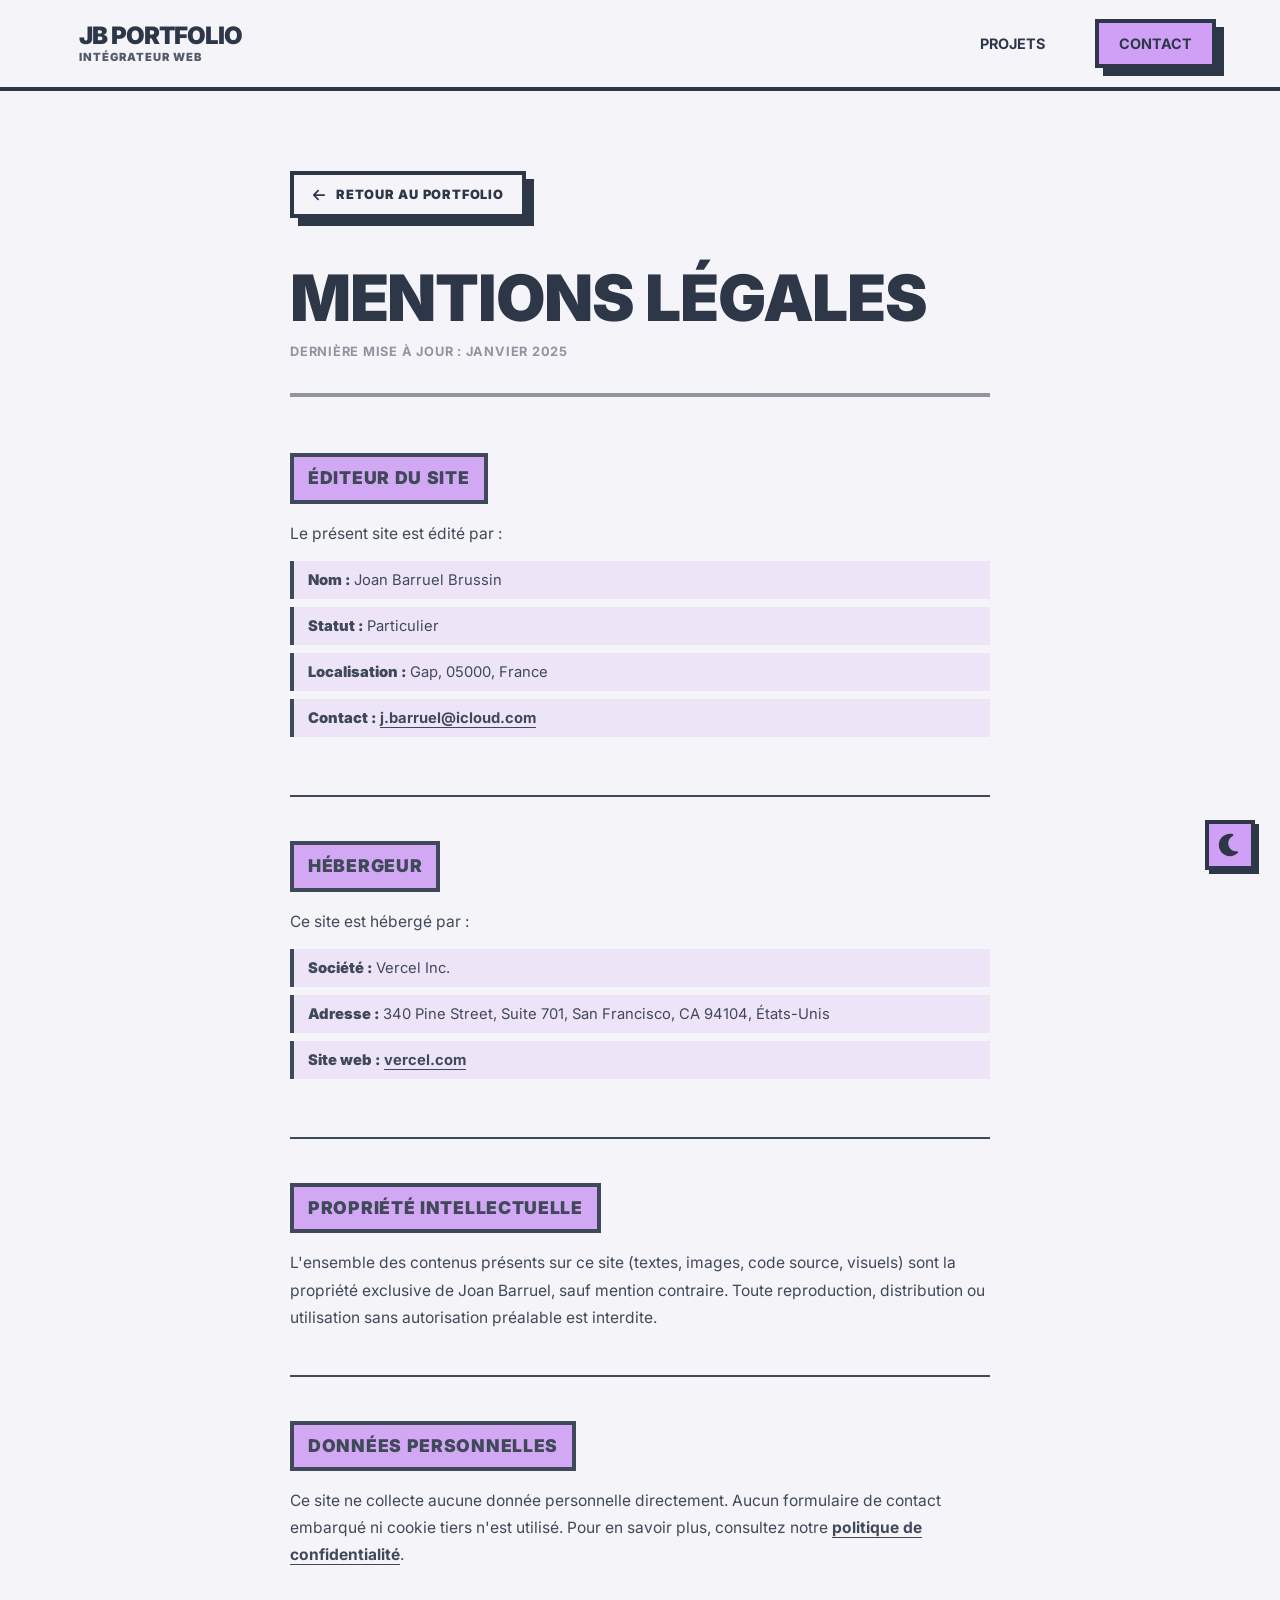
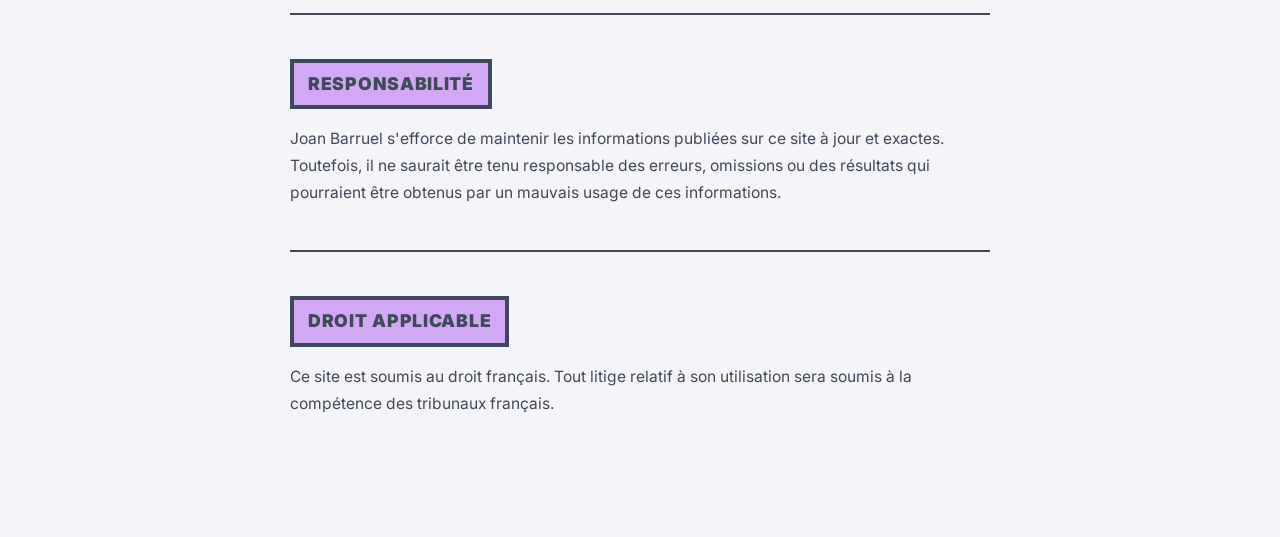
<file: mentions-legales.html>
<!DOCTYPE html>
<html lang="fr">

<head>
    <meta charset="UTF-8">
    <meta name="viewport" content="width=device-width, initial-scale=1.0">
    <title>Mentions légales — Joan Barruel</title>
    <meta name="robots" content="noindex, follow">

    <link rel="apple-touch-icon" sizes="180x180" href="/apple-touch-icon.png">
    <link rel="icon" type="image/png" sizes="32x32" href="/favicon-32x32.png">
    <link rel="icon" type="image/png" sizes="16x16" href="/favicon-16x16.png">
    <link rel="manifest" href="/site.webmanifest">
    <link rel="shortcut icon" href="/favicon.ico">

    <link rel="preload" href="style/style.css" as="style">
    <link rel="stylesheet" href="style/style.css">
    <link rel="stylesheet" href="style/legal.css">
</head>

<body>

    <button id="theme-toggle" aria-label="Changer de mode clair/sombre">
        <svg id="theme-icon" xmlns="http://www.w3.org/2000/svg" viewBox="0 0 640 640" fill="currentColor"
            aria-hidden="true" width="28" height="28">
            <!-- Lune par défaut -->
            <path
                d="M320 64C178.6 64 64 178.6 64 320C64 461.4 178.6 576 320 576C388.8 576 451.3 548.8 497.3 504.6C504.6 497.6 506.7 486.7 502.6 477.5C498.5 468.3 488.9 462.6 478.8 463.4C473.9 463.8 469 464 464 464C362.4 464 280 381.6 280 280C280 207.9 321.5 145.4 382.1 115.2C391.2 110.7 396.4 100.9 395.2 90.8C394 80.7 386.6 72.5 376.7 70.3C358.4 66.2 339.4 64 320 64z" />
        </svg>
    </button>

    <nav class="navbar" aria-label="Navigation principale">
        <div class="logo-container">
            <a href="index.html">
                <span class="logo">JB Portfolio</span>
                <span class="tagline">Intégrateur Web</span>
            </a>
        </div>
        <div class="nav-links">
            <a href="index.html#projets" class="nav-item">Projets</a>
            <a href="index.html#contact" class="nav-item btn-accent">Contact</a>
        </div>
    </nav>

    <main class="legal-main" id="main-content">

        <div class="legal-container">

            <a href="index.html" class="legal-back">
                <svg xmlns="http://www.w3.org/2000/svg" viewBox="0 0 448 512" fill="currentColor" aria-hidden="true">
                    <path
                        d="M9.4 233.4c-12.5 12.5-12.5 32.8 0 45.3l160 160c12.5 12.5 32.8 12.5 45.3 0s12.5-32.8 0-45.3L109.2 288 416 288c17.7 0 32-14.3 32-32s-14.3-32-32-32l-306.7 0L214.6 118.6c12.5-12.5 12.5-32.8 0-45.3s-32.8-12.5-45.3 0l-160 160z" />
                </svg>
                Retour au portfolio
            </a>

            <h1 class="legal-title">Mentions légales</h1>
            <p class="legal-update">Dernière mise à jour : <time datetime="2025-01-01">Janvier 2025</time></p>

            <section class="legal-section">
                <h2>Éditeur du site</h2>
                <p>Le présent site est édité par :</p>
                <ul>
                    <li><strong>Nom :</strong> Joan Barruel Brussin</li>
                    <li><strong>Statut :</strong> Particulier</li>
                    <li><strong>Localisation :</strong> Gap, 05000, France</li>
                    <li><strong>Contact :</strong> <a
                            href="&#109;&#97;&#105;&#108;&#116;&#111;&#58;&#106;&#46;&#98;&#97;&#114;&#114;&#117;&#101;&#108;&#64;&#105;&#99;&#108;&#111;&#117;&#100;&#46;&#99;&#111;&#109;">&#106;&#46;&#98;&#97;&#114;&#114;&#117;&#101;&#108;&#64;&#105;&#99;&#108;&#111;&#117;&#100;&#46;&#99;&#111;&#109;</a>
                    </li>
                </ul>
            </section>

            <section class="legal-section">
                <h2>Hébergeur</h2>
                <p>Ce site est hébergé par :</p>
                <ul>
                    <li><strong>Société :</strong> Vercel Inc.</li>
                    <li><strong>Adresse :</strong> 340 Pine Street, Suite 701, San Francisco, CA 94104, États-Unis</li>
                    <li><strong>Site web :</strong> <a href="https://vercel.com" target="_blank"
                            rel="noopener noreferrer">vercel.com</a></li>
                </ul>
            </section>

            <section class="legal-section">
                <h2>Propriété intellectuelle</h2>
                <p>
                    L'ensemble des contenus présents sur ce site (textes, images, code source, visuels) sont la
                    propriété exclusive de Joan Barruel, sauf mention contraire.
                    Toute reproduction, distribution ou utilisation sans autorisation préalable est interdite.
                </p>
            </section>

            <section class="legal-section">
                <h2>Données personnelles</h2>
                <p>
                    Ce site ne collecte aucune donnée personnelle directement. Aucun formulaire de contact embarqué ni
                    cookie tiers n'est utilisé.
                    Pour en savoir plus, consultez notre <a href="politique-confidentialite.html">politique de
                        confidentialité</a>.
                </p>
            </section>

            <section class="legal-section">
                <h2>Responsabilité</h2>
                <p>
                    Joan Barruel s'efforce de maintenir les informations publiées sur ce site à jour et exactes.
                    Toutefois, il ne saurait être tenu responsable des erreurs, omissions ou des résultats qui
                    pourraient être obtenus par un mauvais usage de ces informations.
                </p>
            </section>

            <section class="legal-section">
                <h2>Droit applicable</h2>
                <p>
                    Ce site est soumis au droit français. Tout litige relatif à son utilisation sera soumis à la
                    compétence des tribunaux français.
                </p>
            </section>

        </div>
    </main>

    <script>
        // Dark mode
        const themeBtn = document.querySelector('#theme-toggle');
        const moonPath = "M320 64C178.6 64 64 178.6 64 320C64 461.4 178.6 576 320 576C388.8 576 451.3 548.8 497.3 504.6C504.6 497.6 506.7 486.7 502.6 477.5C498.5 468.3 488.9 462.6 478.8 463.4C473.9 463.8 469 464 464 464C362.4 464 280 381.6 280 280C280 207.9 321.5 145.4 382.1 115.2C391.2 110.7 396.4 100.9 395.2 90.8C394 80.7 386.6 72.5 376.7 70.3C358.4 66.2 339.4 64 320 64z";
        const sunPath = "M320 192C375.228 192 420 236.772 420 292C420 347.228 375.228 392 320 392C264.772 392 220 347.228 220 292C220 236.772 264.772 192 320 192Z M344 134H296V0H344V134Z M344 640H296V506H344V640Z M134 344H0V296H134V344Z M640 344H506V296H640V344Z M212.904 178.62L184.62 206.904L91.7676 114.052L120.052 85.7676L212.904 178.62Z M555.232 114.052L462.38 206.904L434.096 178.62L526.948 85.7676L555.232 114.052Z M212.904 461.38L120.052 554.232L91.7676 525.948L184.62 433.096L212.904 461.38Z M555.232 525.948L526.948 554.232L434.096 461.38L462.38 433.096L555.232 525.948Z";
        const themeIcon = document.querySelector('#theme-toggle path');

        function updateThemeIcon(isDark) {
            themeIcon?.setAttribute('d', isDark ? sunPath : moonPath);
        }

        function toggleTheme() {
            const isDark = document.body.classList.toggle('dark-mode');
            localStorage.setItem('portfolio-dark-mode', isDark);
            updateThemeIcon(isDark);
            initTitleHover();
        }

        // Fixe flash thèmes clairs / sombres
        const savedTheme = localStorage.getItem('portfolio-dark-mode');
        const isDark = savedTheme === 'true' || (savedTheme === null && window.matchMedia('(prefers-color-scheme: dark)').matches);
        if (isDark) document.body.classList.add('dark-mode');
        updateThemeIcon(isDark);

        themeBtn?.addEventListener('click', toggleTheme);
    </script>

</body>

</html>
</file>
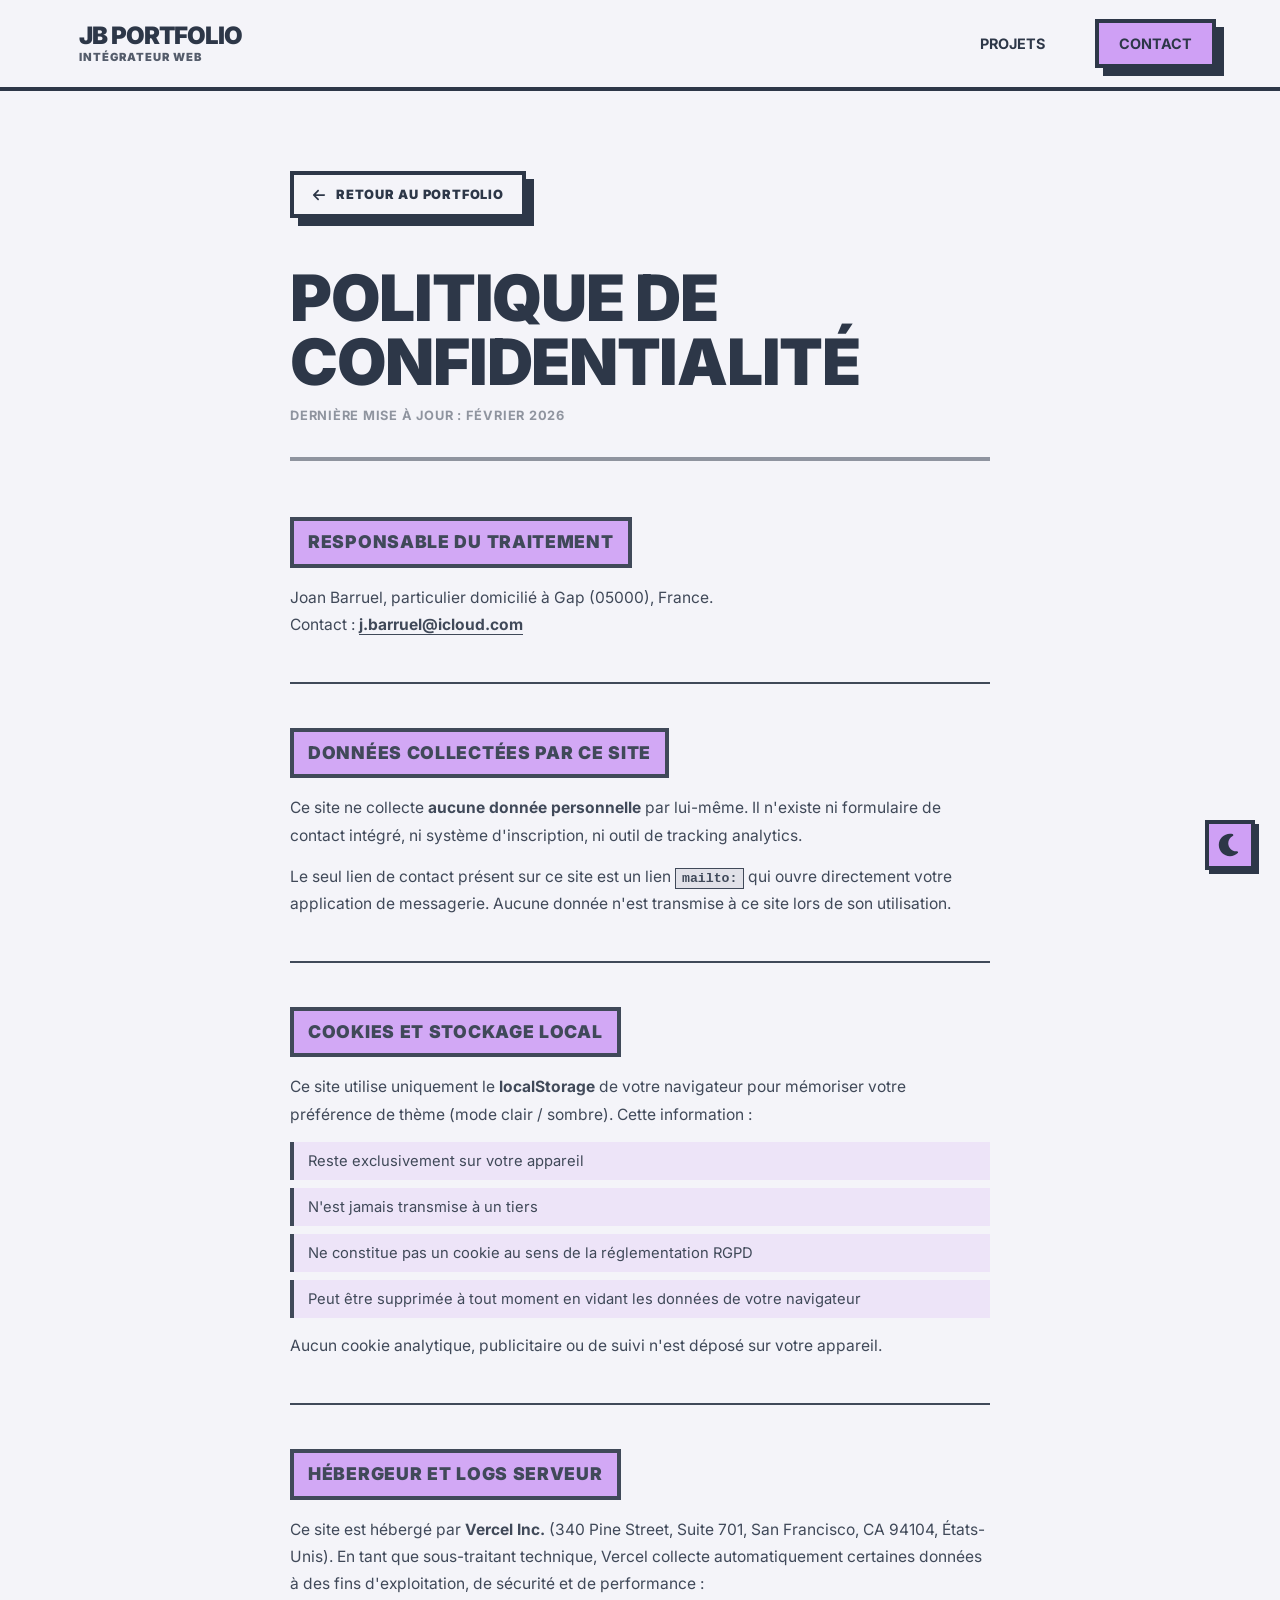
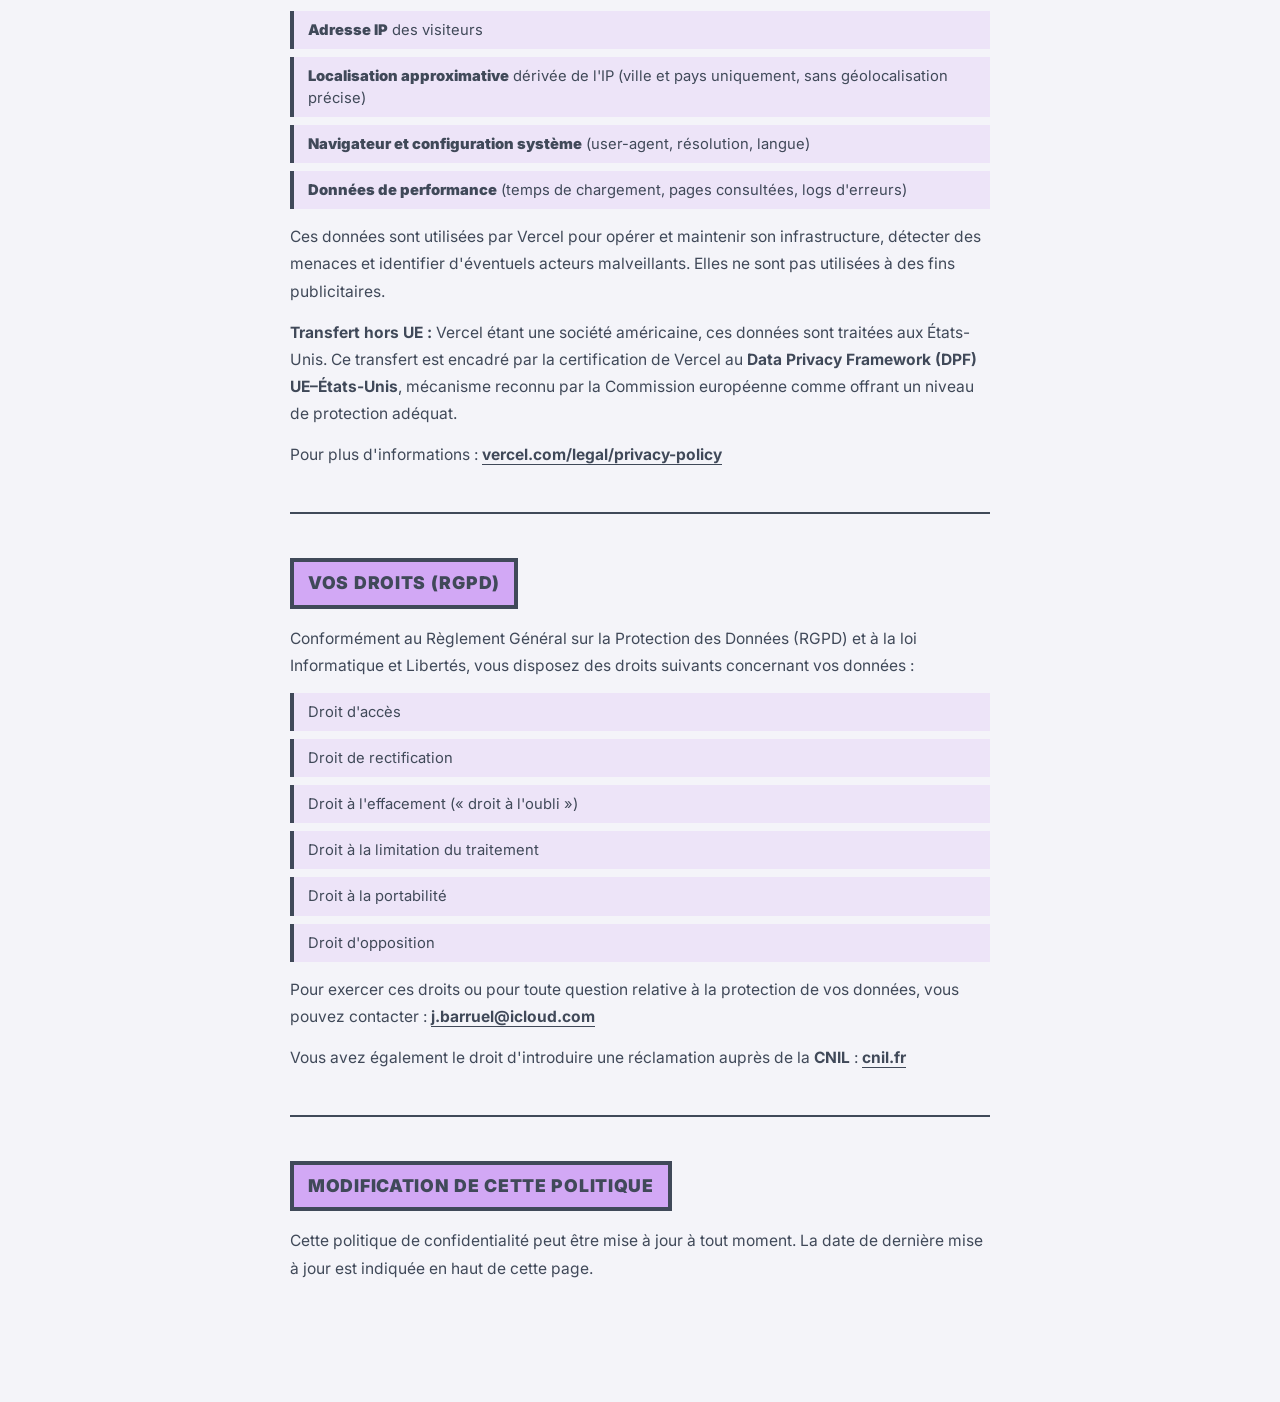
<file: politique-confidentialite.html>
<!DOCTYPE html>
<html lang="fr">

<head>
    <meta charset="UTF-8">
    <meta name="viewport" content="width=device-width, initial-scale=1.0">
    <title>Politique de confidentialité — Joan Barruel</title>
    <meta name="robots" content="noindex, follow">

    <link rel="apple-touch-icon" sizes="180x180" href="/apple-touch-icon.png">
    <link rel="icon" type="image/png" sizes="32x32" href="/favicon-32x32.png">
    <link rel="icon" type="image/png" sizes="16x16" href="/favicon-16x16.png">
    <link rel="manifest" href="/site.webmanifest">
    <link rel="shortcut icon" href="/favicon.ico">

    <link rel="preload" href="style/style.css" as="style">
    <link rel="stylesheet" href="style/style.css">
    <link rel="stylesheet" href="style/legal.css">
</head>

<body>

    <button id="theme-toggle" aria-label="Changer de mode clair/sombre">
        <svg id="theme-icon" xmlns="http://www.w3.org/2000/svg" viewBox="0 0 640 640" fill="currentColor"
            aria-hidden="true" width="28" height="28">
            <!-- Lune par défaut -->
            <path
                d="M320 64C178.6 64 64 178.6 64 320C64 461.4 178.6 576 320 576C388.8 576 451.3 548.8 497.3 504.6C504.6 497.6 506.7 486.7 502.6 477.5C498.5 468.3 488.9 462.6 478.8 463.4C473.9 463.8 469 464 464 464C362.4 464 280 381.6 280 280C280 207.9 321.5 145.4 382.1 115.2C391.2 110.7 396.4 100.9 395.2 90.8C394 80.7 386.6 72.5 376.7 70.3C358.4 66.2 339.4 64 320 64z" />
        </svg>
    </button>


    <nav class="navbar" aria-label="Navigation principale">
        <div class="logo-container">
            <a href="index.html">
                <span class="logo">JB Portfolio</span>
                <span class="tagline">Intégrateur Web</span>
            </a>
        </div>
        <div class="nav-links">
            <a href="index.html#projets" class="nav-item">Projets</a>
            <a href="index.html#contact" class="nav-item btn-accent">Contact</a>
        </div>
    </nav>

    <main class="legal-main" id="main-content">

        <div class="legal-container">

            <a href="index.html" class="legal-back">
                <svg xmlns="http://www.w3.org/2000/svg" viewBox="0 0 448 512" fill="currentColor" aria-hidden="true">
                    <path
                        d="M9.4 233.4c-12.5 12.5-12.5 32.8 0 45.3l160 160c12.5 12.5 32.8 12.5 45.3 0s12.5-32.8 0-45.3L109.2 288 416 288c17.7 0 32-14.3 32-32s-14.3-32-32-32l-306.7 0L214.6 118.6c12.5-12.5 12.5-32.8 0-45.3s-32.8-12.5-45.3 0l-160 160z" />
                </svg>
                Retour au portfolio
            </a>

            <h1 class="legal-title">Politique de confidentialité</h1>
            <p class="legal-update">Dernière mise à jour : <time datetime="2026-02-01">Février 2026</time></p>

            <section class="legal-section">
                <h2>Responsable du traitement</h2>
                <p>
                    Joan Barruel, particulier domicilié à Gap (05000), France.<br>
                    Contact : <a
                        href="&#109;&#97;&#105;&#108;&#116;&#111;&#58;&#106;&#46;&#98;&#97;&#114;&#114;&#117;&#101;&#108;&#64;&#105;&#99;&#108;&#111;&#117;&#100;&#46;&#99;&#111;&#109;">&#106;&#46;&#98;&#97;&#114;&#114;&#117;&#101;&#108;&#64;&#105;&#99;&#108;&#111;&#117;&#100;&#46;&#99;&#111;&#109;</a>
                </p>
            </section>

            <section class="legal-section">
                <h2>Données collectées par ce site</h2>
                <p>
                    Ce site ne collecte <strong>aucune donnée personnelle</strong> par lui-même. Il n'existe ni
                    formulaire de contact intégré, ni système d'inscription, ni outil de tracking analytics.
                </p>
                <p>
                    Le seul lien de contact présent sur ce site est un lien <code>mailto:</code> qui ouvre directement
                    votre application de messagerie. Aucune donnée n'est transmise à ce site lors de son utilisation.
                </p>
            </section>

            <section class="legal-section">
                <h2>Cookies et stockage local</h2>
                <p>Ce site utilise uniquement le <strong>localStorage</strong> de votre navigateur pour mémoriser votre
                    préférence de thème (mode clair / sombre). Cette information :</p>
                <ul>
                    <li>Reste exclusivement sur votre appareil</li>
                    <li>N'est jamais transmise à un tiers</li>
                    <li>Ne constitue pas un cookie au sens de la réglementation RGPD</li>
                    <li>Peut être supprimée à tout moment en vidant les données de votre navigateur</li>
                </ul>
                <p>Aucun cookie analytique, publicitaire ou de suivi n'est déposé sur votre appareil.</p>
            </section>

            <section class="legal-section">
                <h2>Hébergeur et logs serveur</h2>
                <p>
                    Ce site est hébergé par <strong>Vercel Inc.</strong> (340 Pine Street, Suite 701, San Francisco, CA
                    94104, États-Unis).
                    En tant que sous-traitant technique, Vercel collecte automatiquement certaines données à des fins
                    d'exploitation, de sécurité et de performance :
                </p>
                <ul>
                    <li><strong>Adresse IP</strong> des visiteurs</li>
                    <li><strong>Localisation approximative</strong> dérivée de l'IP (ville et pays uniquement, sans
                        géolocalisation précise)</li>
                    <li><strong>Navigateur et configuration système</strong> (user-agent, résolution, langue)</li>
                    <li><strong>Données de performance</strong> (temps de chargement, pages consultées, logs d'erreurs)
                    </li>
                </ul>
                <p>
                    Ces données sont utilisées par Vercel pour opérer et maintenir son infrastructure, détecter des
                    menaces et identifier d'éventuels acteurs malveillants. Elles ne sont pas utilisées à des fins
                    publicitaires.
                </p>
                <p>
                    <strong>Transfert hors UE :</strong> Vercel étant une société américaine, ces données sont traitées
                    aux États-Unis. Ce transfert est encadré par la certification de Vercel au <strong>Data Privacy
                        Framework (DPF) UE–États-Unis</strong>, mécanisme reconnu par la Commission européenne comme
                    offrant un niveau de protection adéquat.
                </p>
                <p>
                    Pour plus d'informations : <a href="https://vercel.com/legal/privacy-policy" target="_blank"
                        rel="noopener noreferrer">vercel.com/legal/privacy-policy</a>
                </p>
            </section>

            <section class="legal-section">
                <h2>Vos droits (RGPD)</h2>
                <p>
                    Conformément au Règlement Général sur la Protection des Données (RGPD) et à la loi Informatique et
                    Libertés, vous disposez des droits suivants concernant vos données :
                </p>
                <ul>
                    <li>Droit d'accès</li>
                    <li>Droit de rectification</li>
                    <li>Droit à l'effacement (« droit à l'oubli »)</li>
                    <li>Droit à la limitation du traitement</li>
                    <li>Droit à la portabilité</li>
                    <li>Droit d'opposition</li>
                </ul>
                <p>
                    Pour exercer ces droits ou pour toute question relative à la protection de vos données, vous pouvez
                    contacter : <a
                        href="&#109;&#97;&#105;&#108;&#116;&#111;&#58;&#106;&#46;&#98;&#97;&#114;&#114;&#117;&#101;&#108;&#64;&#105;&#99;&#108;&#111;&#117;&#100;&#46;&#99;&#111;&#109;">&#106;&#46;&#98;&#97;&#114;&#114;&#117;&#101;&#108;&#64;&#105;&#99;&#108;&#111;&#117;&#100;&#46;&#99;&#111;&#109;</a>
                </p>
                <p>
                    Vous avez également le droit d'introduire une réclamation auprès de la <strong>CNIL</strong> : <a
                        href="https://www.cnil.fr" target="_blank" rel="noopener noreferrer">cnil.fr</a>
                </p>
            </section>

            <section class="legal-section">
                <h2>Modification de cette politique</h2>
                <p>
                    Cette politique de confidentialité peut être mise à jour à tout moment. La date de dernière mise à
                    jour est indiquée en haut de cette page.
                </p>
            </section>

        </div>
    </main>

    <script>
        // Dark mode
        const themeBtn = document.querySelector('#theme-toggle');
        const moonPath = "M320 64C178.6 64 64 178.6 64 320C64 461.4 178.6 576 320 576C388.8 576 451.3 548.8 497.3 504.6C504.6 497.6 506.7 486.7 502.6 477.5C498.5 468.3 488.9 462.6 478.8 463.4C473.9 463.8 469 464 464 464C362.4 464 280 381.6 280 280C280 207.9 321.5 145.4 382.1 115.2C391.2 110.7 396.4 100.9 395.2 90.8C394 80.7 386.6 72.5 376.7 70.3C358.4 66.2 339.4 64 320 64z";
        const sunPath = "M320 192C375.228 192 420 236.772 420 292C420 347.228 375.228 392 320 392C264.772 392 220 347.228 220 292C220 236.772 264.772 192 320 192Z M344 134H296V0H344V134Z M344 640H296V506H344V640Z M134 344H0V296H134V344Z M640 344H506V296H640V344Z M212.904 178.62L184.62 206.904L91.7676 114.052L120.052 85.7676L212.904 178.62Z M555.232 114.052L462.38 206.904L434.096 178.62L526.948 85.7676L555.232 114.052Z M212.904 461.38L120.052 554.232L91.7676 525.948L184.62 433.096L212.904 461.38Z M555.232 525.948L526.948 554.232L434.096 461.38L462.38 433.096L555.232 525.948Z";
        const themeIcon = document.querySelector('#theme-toggle path');

        function updateThemeIcon(isDark) {
            themeIcon?.setAttribute('d', isDark ? sunPath : moonPath);
        }

        function toggleTheme() {
            const isDark = document.body.classList.toggle('dark-mode');
            localStorage.setItem('portfolio-dark-mode', isDark);
            updateThemeIcon(isDark);
            initTitleHover();
        }

        // Fixe flash thèmes clairs / sombres
        const savedTheme = localStorage.getItem('portfolio-dark-mode');
        const isDark = savedTheme === 'true' || (savedTheme === null && window.matchMedia('(prefers-color-scheme: dark)').matches);
        if (isDark) document.body.classList.add('dark-mode');
        updateThemeIcon(isDark);

        themeBtn?.addEventListener('click', toggleTheme);
    </script>

</body>

</html>
</file>
<file: style/style.css>
/* logique: Variables → Reset → Base → Nav → Composants
                → Panel 1 Hero → Panel 2 Skills → Panel 3 Projets
                → Panel 4 Contact → Utilitaires → Animations */

@font-face {
    font-family: 'Inter';
    src: url('../fonts/inter-v20-latin-regular.woff2') format('woff2');
    font-weight: 400;
    font-style: normal;
    font-display: swap;
}

@font-face {
    font-family: 'Inter';
    src: url('../fonts/inter-v20-latin-700.woff2') format('woff2');
    font-weight: 700;
    font-style: normal;
    font-display: swap;
}

@font-face {
    font-family: 'Inter';
    src: url('../fonts/inter-v20-latin-900.woff2') format('woff2');
    font-weight: 900;
    font-style: normal;
    font-display: swap;
}

/* VARIABLES */
:root {
    --bg: #F4F4F9;
    --text: #2D3748;
    --accent: #cfa0f5;
    --border-v: 4px solid var(--text);
    --shadow: 8px 8px 0px 0px var(--text);
    --font: 'Inter', sans-serif;
    --nav-h: 91px;
}

body.dark-mode {
    --bg: #1A202C;
    --text: #cfd7fc;
    --accent: #2D3748;
    --border-v: 4px solid #cfd7fc;
    --shadow: 8px 8px 0px 0px #cfd7fc;
}


/* RESET & BASE */
*,
*::before,
*::after {
    margin: 0;
    padding: 0;
    box-sizing: border-box;
}

body {
    font-family: var(--font);
    background-color: var(--bg);
    color: var(--text);
    overflow-x: hidden;
    line-height: 1.5;
}

h1,
h2,
h3,
h4,
h5 {
    font-family: var(--font);
    font-weight: 900;
}

img {
    display: block;
    max-width: 100%;
}

button {
    font-family: inherit;
}


/* NAVIGATION */
.navbar {
    position: fixed;
    top: 0;
    width: 100%;
    height: var(--nav-h);
    z-index: 98;
    display: flex;
    align-items: center;
    padding: 20px 5%;
    background: var(--bg);
    border-bottom: var(--border-v);
}

body.nav-open {
    overflow: hidden;
}

body.nav-open .nav-backdrop {
    position: absolute;
    top: 0;
    height: 100vh;
    inset: 0;
    background: rgba(0, 0, 0, 0.85);
    backdrop-filter: blur(8px);
    z-index: 99;
    transition: transform 0.3s ease-in-out;
}


.logo-container a {

    display: flex;
    width: 100%;
    flex-direction: column;
    top: 0;
    left: 20px;
    padding: 15px;
    text-decoration: none;
    color: var(--text);
    
}

.logo {
    font-weight: 900;
    font-size: 1.5rem;
    letter-spacing: -1px;
    text-transform: uppercase;
    color: var(--text);
}

.tagline {
    font-size: 0.7rem;
    font-weight: 800;
    text-transform: uppercase;
    margin-top: 4px;
    letter-spacing: 1px;
    opacity: 0.8;
    color: var(--text);
}

.nav-links {
        position: fixed;
        top: 0;
        right: 0;
        width: 60%; 
        height: 100vh;
        background: var(--text);
        display: flex;
        align-items: center;
        flex-direction: column;
        justify-content: flex-start;
        transform: translateX(100%);
        transition: transform 0.3s ease;
        gap: 20px;
        padding-top: 91px;
        z-index: 100;
        opacity: 0;
    }

body.nav-open .nav-links {
    transform: translateX(0%);
    opacity: 1;
}

.nav-item {
    display: flex;
    text-decoration: none;
    color: var(--accent);
    font-weight: 700;
    text-transform: uppercase;
    font-size: 0.9rem;
}

.nav-item:hover {
    color: var(--accent);
}

.nav-github {
    display: flex;
    align-items: center;
}

.nav-github svg {
    width: 32px;
    height: 32px;
    fill: var(--accent);
    transition: all 0.2s ease;
}

.nav-github:hover svg {
    fill: var(--text);
}

.btn-burger {
    position: fixed;
    right: 20px;
    display: flex;
    flex-direction: column;
    align-items: center;
    justify-content: center;
    padding: 15px;
    gap: 8px;
    background: none;
    border: none;
    z-index: 999;
    
}

.btn-burger span {
    height: 5px;
    width: 35px;
    background-color: var(--text);
}

body.nav-open .btn-burger span {
    background-color: var(--accent);
}

body.nav-open .btn-burger span:nth-child(1) {
    opacity: 0;
}
body.nav-open .btn-burger span:nth-child(2) {
    transform: translateY(5px) rotate(45deg);
}
body.nav-open .btn-burger span:nth-child(3) {
    transform: translateY(-8px) rotate(-45deg);
}

/* COMPOSANTS RÉUTILISABLES */

.btn-accent,
.btn-project,
.clickable-badge,
.hero-tagline a h2 {
    text-decoration: none;
    color: var(--text);
    font-weight: 900;
    text-transform: uppercase;
    border: var(--border-v);
    display: inline-block;
    padding: 10px 20px;
    background: var(--accent);
    box-shadow: var(--shadow);
    transition: background-color 0.2s cubic-bezier(0.175, 0.885, 0.32, 1.275), color 0.2s cubic-bezier(0.175, 0.885, 0.32, 1.275),
        box-shadow 0.2s cubic-bezier(0.175, 0.885, 0.32, 1.275), translate 0.2s cubic-bezier(0.175, 0.885, 0.32, 1.275);
    cursor: pointer;
}

.btn-accent:hover,
.btn-project:hover,
.clickable-badge:hover,
.hero-tagline a h2:hover {
    background-color: var(--text);
    color: var(--accent);
    translate: 4px 4px;
    box-shadow: -8px -8px 0px var(--accent);
    border: var(--border-v);
}

.hero-tagline a h2:hover {
    cursor: default;
}

#theme-toggle {
    position: fixed;
    bottom: 30px;
    right: 25px;
    z-index: 9999;
    width: 50px;
    height: 50px;
    color: var(--text);
    border: var(--border-v);
    background: var(--accent);
    box-shadow: 4px 4px 0px var(--text);
    cursor: pointer;
    font-size: 1.5rem;
    display: flex;
    align-items: center;
    justify-content: center;
    transition: all 0.1s ease-in-out;
}
#theme-toggle svg {
    width: 28px;
    height: 28px;
    display: block;
}

#theme-toggle:hover {
    background-color: var(--text);
    color: var(--accent);
    transform: translate(4px, 4px);
    box-shadow: -4px -4px 0px var(--accent);
}

#theme-toggle:active {
    transform: translate(4px, 4px);
    box-shadow: none;
}

#github-toggle {
    position: fixed;
    bottom: 100px;
    right: 25px;
    z-index: 9999;
    width: 50px;
    height: 50px;
    color: var(--text);
    border: var(--border-v);
    background: var(--accent);
    box-shadow: 4px 4px 0px var(--text);
    cursor: pointer;
    font-size: 1.5rem;
    display: flex;
    align-items: center;
    justify-content: center;
    transition: all 0.1s ease-in-out;
}

#github-toggle svg {

    height: 34px;   
    width: 34px;
    transition: all 0.2s ease;
}

#github-toggle:hover {
    background-color: var(--text);
    color: var(--accent);
    transform: translate(4px, 4px);
    box-shadow: -4px -4px 0px var(--accent);
}

#github-toggle:active {
    transform: translate(4px, 4px);
    box-shadow: none;
}

/* Titres de section */
.section-title,
.section-title-projects {
    font-size: clamp(2.2rem, 4vw, 6rem);
    font-weight: 900;
    letter-spacing: -0.02em;
    text-transform: uppercase;
}


/* STRUCTURE PANELS */
.panel {
    width: 100%;
    position: relative;
    background-color: var(--bg);
}

.panel-spacer {
    display: none;
}

.panel-1 {
    min-height: 100vh;
    background-color: transparent;
    z-index: 2;
}

.panel-2 {
    z-index: 1;
    background-color: transparent;
    pointer-events: none;
}

.panel-3 {
    padding: 0 20px;
    background-color: var(--bg);
    z-index: 3;
}

.panel-4 {
    min-height: calc(100vh - var(--nav-h));
    display: flex;
    align-items: center;
    justify-content: center;
    flex-direction: column;
    z-index: 2;
    padding-bottom: 0;
    background: var(--accent);
    overflow: hidden;
}


/* PANEL 1  */
.hero-split-container {
    display: flex;
    flex-direction: column;
    width: 100%;
    padding: calc(var(--nav-h) + 40px) 5% 60px;
    gap: 40px;
}

.hero-left {
    display: flex;
    flex-direction: column;
    align-items: center;
    text-align: center;
    pointer-events: auto;
}

.hero-right {
    display: flex;
    flex-direction: column;
    gap: 30px;
    pointer-events: none;
}

/* Meta badges */
.hero-top-meta {
    display: flex;
    flex-wrap: wrap;
    justify-content: center;
    gap: 10px;
    margin-bottom: 24px;
}

.meta-item {
    font-weight: 800;
    font-size: 0.75rem;
    text-transform: uppercase;
    padding: 8px 15px;
    display: flex;
    align-items: center;
    gap: 8px;
    background: var(--bg);
}

.badge-status {
    background-color: var(--accent);
}

.location-box {
    border: var(--border-v);
    cursor: default;
    margin-left: 20px;
}

.dot {
    width: 8px;
    height: 8px;
    background-color: #22c55e;
    border-radius: 50%;
    animation: blink 1.5s infinite;
}

.clickable-badge:hover .dot {
    background-color: var(--accent);
    box-shadow: 0 0 15px var(--accent);
}

/* Titre principal */
.hero-title {
    font-size: clamp(3.5rem, 12vw, 9rem);
    line-height: 0.85;
    margin-bottom: 40px;
    cursor: default;
}

.first-name,
.last-name {
    display: inline-block;
    -webkit-text-stroke: 5px var(--text);
    paint-order: stroke fill;
}

.first-name {
    color: var(--text);
}

.last-name {
    color: var(--bg);
}

.hero-tagline a {
    text-decoration: none;
}

.hero-tagline {
    display: flex;
    flex-direction: column;
    align-items: center;
}

.hero-tagline p {
    margin-top: 24px;
    font-size: 1rem;
    font-weight: 500;
    text-align: center;
    max-width: 480px;
}

/* À propos */
.about-container {
    width: 100%;
    margin-bottom: 40px;
    padding: 30px;
    background: var(--bg);
    border: var(--border-v);
    box-shadow: var(--shadow);
    pointer-events: auto;
}

.about-title {
    font-size: 2rem;
    text-transform: uppercase;
    margin-bottom: 20px;
}

.about-container p {
    font-size: 1rem;
    margin-bottom: 15px;
    line-height: 1.6;
    max-width: 90%;
}

.about-highlights {
    list-style: none;
    display: grid;
    grid-template-columns: 1fr;
    gap: 10px;
    margin-top: 24px;
}


.about-highlights li {
    display: flex;
    align-items: center;
    gap: 10px;
    font-weight: 700;
    font-size: 0.85rem;
    text-transform: uppercase;
    padding: 8px 12px;
    border: 2px solid var(--text);
    background: var(--accent);
    transition: all 0.2s ease;
}

.about-highlights li svg {
    width: 1em;
    height: 1em;
    flex-shrink: 0;
    fill: currentColor;
    position: relative;
    top: -0.05em;
}

/* CV */
.cv-container {
    width: 100%;
    padding: 30px 20px;
    background: var(--bg);
    border: var(--border-v);
    box-shadow: var(--shadow);
    pointer-events: auto;
}

.cv-title {
    font-size: 2rem;
    margin-bottom: 30px;
    text-transform: uppercase;
}

.cv-section {
    margin-bottom: 40px;
}

.cv-section h4 {
    font-size: 1.3rem;
    font-weight: 800;
    margin-bottom: 20px;
    text-transform: uppercase;
    border-bottom: 3px solid var(--text);
    padding-bottom: 10px;
}

.cv-item {
    margin-bottom: 25px;
    padding-left: 20px;
    border-left: 3px solid var(--text);
}

.cv-date {
    font-size: 0.85rem;
    font-weight: 700;
    text-transform: uppercase;
    opacity: 0.7;
}

.cv-item h5 {
    font-size: 1.1rem;
    font-weight: 800;
    margin: 5px 0;
}

.cv-item p {
    font-size: 0.95rem;
    line-height: 1.5;
}

.cv-tags {
    display: flex;
    flex-wrap: wrap;
    gap: 10px;
}

.cv-tag {
    padding: 8px 15px;
    background: var(--accent);
    border: 2px solid var(--text);
    font-weight: 700;
    font-size: 0.85rem;
    text-transform: uppercase;
    transition: all 0.2s ease;
}

.cv-tag:hover {
    background: var(--text);
    color: var(--accent);
    transform: translate(2px, 2px);
}

.cv-footer {
    margin-top: 20px;
    padding-top: 20px;
    border-top: 3px solid var(--text);
}

.cv-download {
    display: inline-flex;
    align-items: center;
    gap: 10px;
}

.cv-download svg {
    width: 16px;
    height: 16px;
    transition: transform 0.3s ease;
}

.cv-download:hover svg {
    transform: translateY(3px);
}

/* PANEL 2  */
.container-skills {
    width: 100%;
    padding: 60px 20px 60px;
    position: relative;
    pointer-events: auto;
}

.skills-header-wrapper {
    position: relative;
    z-index: 1;
    background: transparent;
    width: 100%;
    margin-bottom: 30px;
    will-change: transform;
}

.section-title {
    position: relative;
    z-index: 1;
    background-color: var(--bg);
    padding: 30px 0;
    width: 100%;
    text-align: left;
}

.skills-grid {
    display: grid;
    grid-template-columns: 1fr;
    gap: 20px;
    pointer-events: auto;
}

.skill-card {
    position: relative;
    background: var(--bg);
    border: var(--border-v);
    padding: 28px;
    box-shadow: var(--shadow);
    transition: background-color 0.3s ease, box-shadow 0.3s ease, translate 0.3s ease;
    min-height: 180px;
    display: flex;
    flex-direction: column;
    justify-content: flex-start;
    overflow: hidden;
    pointer-events: auto;
}

.card-header {
    display: flex;
    justify-content: space-between;
    align-items: center;
    margin-bottom: 20px;
}

.skill-index {
    font-weight: 900;
    font-size: 0.8rem;
    opacity: 0.8;
    position: relative;
    z-index: 2;
}

.skill-svgs {
    position: absolute;
    top: -20px;
    right: -20px;
    z-index: 1;
    opacity: 0.07;
    transform: rotate(-15deg);
    transition: all 0.5s cubic-bezier(0.175, 0.885, 0.32, 1.275);
    pointer-events: none;
}

.skill-svgs svg {
    width: 100px;
    height: 100px;
    fill: var(--text);
}

.skill-icon {
    display: block;
    font-weight: 900;
    font-size: 1.2rem;
    margin-bottom: 15px;
    text-transform: uppercase;
    position: relative;
    z-index: 2;
}

.skill-card p {
    font-size: 0.9rem;
    font-weight: 500;
    line-height: 1.4;
    position: relative;
    z-index: 2;
    cursor: default;
}

.skill-card:hover {
    background: var(--text);
    translate: 4px 4px;
    box-shadow: -8px -8px 0px var(--accent);
}

.skill-card:hover span,
.skill-card:hover p {
    color: var(--accent);
}

.skill-card:hover svg {
    fill: var(--accent);
}

.skill-card:hover .skill-svgs {
    opacity: 0.3;
    transform: rotate(10deg) scale(1.2) translate(-20px, 20px);
}

.skill-card:hover .skill-icon {
    transform: translateX(5px);
}


/* PANEL 3  */
.projects-container {
    position: relative;
    padding: 0 0 160px;
    width: 100%;
    display: flex;
    flex-direction: column;
}

.title-wrapper {
    position: relative;
    background: var(--bg);
    min-height: 120px;
    z-index: 10;
}

.section-title-projects {
    padding-top: 30px;
}

.projects-spacer {
    display: none;
}

/* Bento grid */
.bento-grid {
    display: grid;
    grid-template-columns: 1fr;
    gap: 24px;
    width: 100%;
}

.project-card.large {
    grid-column: span 1;
    grid-row: span 1;
}

/* Card */
.project-card {
    position: relative;
    background: var(--bg);
    border: 5px solid var(--text);
    overflow: hidden;
    cursor: pointer;
    transition: box-shadow 0.4s cubic-bezier(0.34, 1.56, 0.64, 1);
    box-shadow: 14px 14px 0 var(--text);
    opacity: 1;
    /* état initial */
}

.project-card:active {
    transform: translateY(-4px);
    box-shadow: 6px 6px 0 var(--text);
}

/* Image */
.card-image {
    position: relative;
    width: 100%;
    min-height: 280px;
    overflow: hidden;
    background: var(--accent);
}

.card-image img {
    width: 100%;
    height: 100%;
    object-fit: cover;
    transition: filter 0.6s cubic-bezier(0.34, 1.56, 0.64, 1);
    filter: grayscale(0.5) contrast(1.1);
}

.project-card:hover .card-image img {
    filter: grayscale(0) contrast(1.15);
}

.card-overlay {
    position: absolute;
    inset: 0;
    background: linear-gradient(135deg, rgba(0, 0, 0, 0.7) 0%, transparent 0%);
    opacity: 0;
    transition: opacity 0.4s ease;
    pointer-events: none;
}

.project-card:hover .card-overlay {
    opacity: 1;
}

.project-number {
    position: absolute;
    top: 20px;
    left: 20px;
    font-size: clamp(3rem, 5vw, 5rem);
    font-weight: 900;
    color: var(--accent);
    line-height: 1;
    opacity: 0;
    transform: translateY(-20px);
    transition: all 0.4s cubic-bezier(0.34, 1.56, 0.64, 1);
}

.project-card:hover .project-number {
    opacity: 1;
    transform: translateY(0);
}

/* Contenu card */
.card-content {
    position: absolute;
    bottom: 0;
    left: 0;
    width: 100%;
    padding: 24px;
    background: var(--bg);
    border-top: 5px solid var(--text);
}

.project-title {
    font-size: clamp(1.2rem, 1.8vw, 1.8rem);
    font-weight: 800;
    margin: 0 0 12px;
    line-height: 1.2;
    letter-spacing: -0.01em;
    transition: color 0.3s ease;
}

.project-card:hover .project-title {
    color: var(--accent);
}

.project-tags {
    display: flex;
    gap: 8px;
    flex-wrap: wrap;
    margin-bottom: 16px;
}

.project-tags .tag {
    font-size: 0.75rem;
    font-weight: 800;
    text-transform: uppercase;
    letter-spacing: 0.5px;
    padding: 6px 12px;
    background: var(--text);
    color: var(--bg);
    border: 2px solid var(--text);
    transition: all 0.3s cubic-bezier(0.34, 1.56, 0.64, 1);
}

.project-card:hover .project-tags .tag {
    background: var(--bg);
    color: var(--text);
}

/* CTA card */
.card-cta {
    display: inline-flex;
    align-items: center;
    gap: 10px;
    font-size: 0.95rem;
    font-weight: 700;
    text-transform: uppercase;
    padding: 12px 20px;
    background: var(--accent);
    color: var(--text);
    border: var(--border-v);
    cursor: pointer;
    transition: background-color 0.2s cubic-bezier(0.175, 0.885, 0.32, 1.275), color 0.2s cubic-bezier(0.175, 0.885, 0.32, 1.275),
        box-shadow 0.2s cubic-bezier(0.175, 0.885, 0.32, 1.275), translate 0.2s cubic-bezier(0.175, 0.885, 0.32, 1.275);
    box-shadow: 4px 4px 0 var(--text);
}

.card-cta svg {
    width: 16px;
    height: 16px;
    transition: transform 0.3s cubic-bezier(0.34, 1.56, 0.64, 1);
}

.card-cta:hover {
    background-color: var(--text);
    color: var(--accent);
    translate: 4px 4px;
    box-shadow: -6px -6px 0 var(--accent);
}

.card-cta:hover svg {
    transform: translateX(4px);
}

/* Modal */
.project-modal {
    position: fixed;
    top: var(--nav-h);
    left: 0;
    width: 100%;
    height: calc(100% - var(--nav-h));
    z-index: 9999;
    display: flex;
    align-items: center;
    justify-content: center;
    opacity: 0;
    visibility: hidden;
    pointer-events: none;
    transition: opacity 0.4s ease, visibility 0s linear 0.4s;
}

.project-modal.active {
    opacity: 1;
    visibility: visible;
    pointer-events: all;
    transition: opacity 0.4s ease, visibility 0s;
}

.modal-backdrop {
    position: absolute;
    inset: 0;
    background: rgba(0, 0, 0, 0.85);
    backdrop-filter: blur(8px);
}

.modal-content {
    position: relative;
    width: 92%;
    max-width: 800px;
    max-height: 90vh;
    background: var(--bg);
    border: 6px solid var(--text);
    box-shadow: 16px 16px 0 rgba(0, 0, 0, 1);
    overflow: hidden;
    transform: scale(0.8);
    transition: transform 0.5s cubic-bezier(0.34, 1.56, 0.64, 1);
    display: flex;
    flex-direction: column;
}

.project-modal.active .modal-content {
    transform: scale(1);
}

.modal-close {
    position: absolute;
    top: 20px;
    right: 20px;
    width: 50px;
    height: 50px;
    background: var(--accent);
    color: var(--text);
    border: var(--border-v);
    cursor: pointer;
    z-index: 10;
    display: flex;
    align-items: center;
    justify-content: center;
    transition: background-color 0.2s cubic-bezier(0.175, 0.885, 0.32, 1.275), color 0.2s cubic-bezier(0.175, 0.885, 0.32, 1.275),
        box-shadow 0.2s cubic-bezier(0.175, 0.885, 0.32, 1.275), translate 0.2s cubic-bezier(0.175, 0.885, 0.32, 1.275);
    box-shadow: 4px 4px 0 var(--text);
}

.modal-close svg {
    width: 24px;
    height: 24px;
}

.modal-close:hover {
    background-color: var(--text);
    color: var(--accent);
    translate: 4px 4px;
    box-shadow: -6px -6px 0 var(--accent);
}

.modal-body {
    padding: 20px;
    flex: 1;
    overflow-y: auto;
    display: flex;
    flex-direction: column;
}

.modal-header {
    display: flex;
    align-items: center;
    gap: 12px;
    margin-bottom: 16px;
    padding-bottom: 14px;
    border-bottom: 4px solid var(--text);
}

.modal-number {
    font-size: 2rem;
    font-weight: 900;
    opacity: 0.2;
    line-height: 1;
}

.modal-title {
    font-size: clamp(1.2rem, 2.5vw, 2.2rem);
    font-weight: 900;
    margin: 0;
    line-height: 1.1;
}

.modal-image {
    width: 100%;
    height: 200px;
    margin-bottom: 16px;
    border: 4px solid var(--text);
    overflow: hidden;
    box-shadow: 8px 8px 0 rgba(0, 0, 0, 0.15);
}

.modal-image img {
    width: 100%;
    height: 100%;
    object-fit: cover;
}

.modal-info {
    display: flex;
    flex-direction: column;
    gap: 16px;
    flex: 1;
}

.modal-tags {
    display: flex;
    gap: 8px;
    flex-wrap: wrap;
}

.modal-tags .tag {
    font-size: 0.75rem;
    font-weight: 800;
    text-transform: uppercase;
    padding: 6px 12px;
    background: var(--text);
    color: var(--bg);
    border: 2px solid var(--text);
}

.modal-description {
    font-size: 1rem;
    line-height: 1.6;
    margin: 0;
}

.modal-actions {
    display: flex;
    gap: 12px;
    flex-wrap: wrap;
    margin-top: auto;
}

.modal-link,
.modal-github {
    display: inline-flex;
    align-items: center;
    gap: 10px;
    font-size: 0.95rem;
    font-weight: 700;
    text-transform: uppercase;
    padding: 12px 24px;
    text-decoration: none;
    align-self: flex-start;
    margin-left: 15px;
}

.modal-link svg {
    width: 18px;
    height: 18px;
    transition: transform 0.3s ease;
}

.modal-github svg {
    width: 24px;
    height: 24px;
    transition: transform 0.3s ease;
}

.modal-link:hover svg,
.modal-github:hover svg {
    transform: translateX(4px);
}

/* PANEL 4 */
.contact-brutal {
    position: relative;
    flex: 1;
    padding: clamp(40px, 6vw, 100px) clamp(24px, 6vw, 100px);
    width: 100%;
    max-width: 1400px;
    height: 100vh;
    display: flex;
    flex-direction: column;
    justify-content: center;
    gap: 40px;
}

.contact-title {
    font-size: clamp(3.5rem, 12vw, 10rem);
    font-weight: 900;
    line-height: 0.88;
    text-transform: uppercase;
    margin: 0;
    letter-spacing: -0.03em;
    width: 100%;
}

.contact-actions {
    display: flex;
    flex-wrap: wrap;
    gap: 20px;
    align-items: center;
}

.contact-btn {
    display: inline-flex;
    align-items: center;
    height: 84px;
    gap: 18px;
    padding: 24px 42px;
    font-size: clamp(0.9rem, 1.5vw, 1.1rem);
    font-weight: 900;
    text-transform: uppercase;
    text-decoration: none;
    letter-spacing: 0.05em;
    border: var(--border-v);
    box-shadow: var(--shadow);
    transition: background-color 0.2s cubic-bezier(0.175, 0.885, 0.32, 1.275), color 0.2s cubic-bezier(0.175, 0.885, 0.32, 1.275),
        box-shadow 0.2s cubic-bezier(0.175, 0.885, 0.32, 1.275), translate 0.2s cubic-bezier(0.175, 0.885, 0.32, 1.275);
    background: var(--accent);
    color: var(--text);
    cursor: pointer;
}

.contact-btn svg {
    width: 28px;
    height: 28px;
    flex-shrink: 0;
    transition: transform 0.3s ease;
}

.contact-btn:hover {
    translate: 4px 4px;
    box-shadow: 0px 0px 0px var(--text);
    background: var(--text);
    color: var(--accent);
}

.contact-btn:hover svg {
    transform: translateX(3px);
}

.contact-btn--ghost {
    background: transparent;
    color: var(--text);
    border: var(--border-v);
    box-shadow: var(--shadow);
}

.contact-btn--ghost svg {
    width: 36px;
    height: 36px;
}
.contact-btn--ghost:hover {
    background: var(--text);
    color: var(--accent);
    box-shadow: 0px 0px 0px var(--accent);
}

.contact-meta {
    display: block;
    font-size: 0.75rem;
    font-weight: 700;
    letter-spacing: 0.08em;
    text-transform: uppercase;
    opacity: 0.5;
    margin-top: 0;
}

.site-footer {
    width: 100%;
    padding: 20px clamp(24px, 6vw, 100px);
    background: transparent;
    margin-top: auto;
}

.footer-inner {
    display: flex;
    flex-wrap: wrap;
    align-items: center;
    justify-content: space-between;
    gap: 12px;
}

.footer-copy {
    font-size: 0.75rem;
    font-weight: 700;
    text-transform: uppercase;
    letter-spacing: 0.06em;
    opacity: 0.6;
    color: var(--text);
}

.footer-links {
    display: flex;
    align-items: center;
    gap: 10px;
}

.footer-link {
    font-size: 0.75rem;
    font-weight: 700;
    text-transform: uppercase;
    letter-spacing: 0.06em;
    color: var(--text);
    text-decoration: none;
    opacity: 0.6;
    transition: opacity 0.2s ease, color 0.2s ease;
}

.footer-link:hover {
    opacity: 1;
    color: var(--text);
}

.footer-sep {
    opacity: 0.4;
    font-size: 0.75rem;
    font-weight: 700;
}

/* ANIMATIONS */
@keyframes blink {

    0%,
    100% {
        opacity: 1;
    }

    50% {
        opacity: 0.3;
    }
}


/* RESPONSIVE > 768px */
@media (min-width: 768px) {

 .logo-container {
    width: 100%;
 } 
  
.logo-container a {
    line-height: 1;
}

.logo {
    font-weight: 900;
    font-size: 1.5rem;
    letter-spacing: -1px;
    text-transform: uppercase;
}

.tagline {
    font-size: 0.7rem;
    font-weight: 800;
    text-transform: uppercase;
    margin-top: 4px;
    letter-spacing: 1px;
    opacity: 0.8;
}


.nav-links {
        position: relative;
        width: 100%;
        height: auto;
        background-color: var(--bg);
        display: flex;
        flex-direction: row;
        align-items: center;
        justify-content: flex-end;
        gap: 50px;
        transform: translateX(0%);
        z-index: 100;
        padding: 0;
        opacity: 1;
} 

.nav-item {
    display: flex;
    text-decoration: none;
    color: var(--text);
    font-weight: 700;
    text-transform: uppercase;
    font-size: 0.9rem;
}

.nav-item:hover {
    color: var(--accent);
}

.nav-github {
    display: flex;
    align-items: center;
}

.nav-github svg {
    width: 32px;
    height: 32px;
    fill: var(--text);
    transition: all 0.2s ease;
}

.nav-github:hover svg {
    fill: var(--accent);
}

.btn-burger {
    display: none;
}

    /* Hero */
    .hero-split-container {
        padding: 60px 6% 80px;
        gap: 50px;
    }

    .about-highlights {
        grid-template-columns: repeat(2, 1fr);
        gap: 14px 20px;
    }

    .cv-container {
        width: auto;
        padding: 40px;
        margin: 0 5% 0 5%;
    }

    .section-title {
        padding: 50px 7%;
        width: calc(100% + 14%);
        margin-left: -7%;
    }

    .hero-left {
        padding-top: 80px;
    }

    /* Skills */
    .container-skills {
        padding: 0 6% 80px;
    }

    .skills-grid {
        grid-template-columns: repeat(2, 1fr);
        gap: 24px;
    }

    /* Projets */
    .panel-3 {
        padding: 0 6%;
    }

    .bento-grid {
        grid-template-columns: repeat(2, 1fr);
        gap: 28px;
    }

    .project-card.large {
        grid-column: span 1;
        grid-row: span 1;
    }

    /* Modal */
    .modal-content {
        width: 76%;
    }

    .modal-body {
        padding: 28px;
    }

    .modal-image {
        height: 240px;
    }

    .modal-number {
        font-size: 2.5rem;
    }
}


/* RESPONSIVE > 1024px */

@media (min-width: 1024px) {

    /* Hero */
    .panel-1 {
        min-height: 100vh;
        display: block;
        padding-top: 0;
    }

    .hero-split-container {
        padding: calc(var(--nav-h) + 60px) 7% 100px;
        gap: 60px;
        align-items: flex-start;
    }

    .hero-left {
        min-height: unset;
        justify-content: flex-start;
        padding-top: 0;
    }

    .hero-right {
        flex-direction: column;
        gap: 40px;
        align-items: stretch;
        padding-top: 0;
    }

    .hero-tagline p {
        font-size: 1.15rem;
        margin-top: 36px;
    }

    .about-container {
        width: 100%;
        margin-bottom: 0;
    }

    .cv-container {
        width: auto;
        padding: 40px;
        margin: 0 5% 0 5%;
    }

    /* Skills */
    .container-skills {
        padding: 60px 7% 100px;
    }

    .section-title {
        padding: 50px 7%;
        width: calc(100% + 14%);
        margin-left: -7%;
    }

    .skills-grid {
        gap: 28px;
    }

    .skill-card {
        padding: 36px;
        min-height: 200px;
    }

    /* Projets */
    .panel-3 {
        padding: 0 7%;
    }

    .title-wrapper {
        padding: 0;
        margin: 0;
        width: 100%;
        min-height: 140px;
    }

    .bento-grid {
        gap: 32px;
    }

    /* Modal */
    .modal-content {
        width: 66%;
        max-height: 88vh;
    }

    .modal-body {
        padding: 32px;
    }

    .modal-image {
        height: 260px;
    }

    .modal-number {
        font-size: 3rem;
    }
}


/* DESKTOP */
@media (min-width: 1920px) {

    .panel-spacer {
        display: block;
        min-height: 120vh;
        background-color: transparent;
        pointer-events: none;
        z-index: 0;
    }

    /* Panel 1 */
    .panel-1 {
        height: 100vh;
        min-height: unset;
        padding-top: 0;
        display: flex;
        align-items: center;
        justify-content: center;
        pointer-events: none;
        overflow: hidden;
    }

    /* Hero split horizontal */
    .hero-split-container {
        flex-direction: row;
        height: 100vh;
        gap: 60px;
        padding: var(--nav-h) 5% 0;
        align-items: center;
    }

    .hero-left {
        flex: 1;
        align-items: flex-start;
        text-align: left;
        min-height: unset;
        justify-content: center;
        padding-right: 40px;
        padding-top: 0;
        z-index: 9999;
    }

    /* hero-right */
    .hero-right {
        flex: 1;
        flex-direction: column;
        flex-wrap: nowrap;
        justify-content: center;
        align-items: stretch;
        pointer-events: none;
        gap: 0;
        padding: 0;
    }

    .about-container {
        flex: unset;
        width: 100%;
        will-change: transform;
        pointer-events: auto;
    }

    .about-highlights li:hover {
        background: var(--text);
        color: var(--accent);
        transform: translate(2px, 2px);
    }

    /* CV */
    .cv-container {
        width: calc(50% - 5% - 30px);
        margin-left: auto;
        margin-right: 5%;
        margin-bottom: 100vh;
        /* panel-2 visible après CV*/
        padding: 40px;
        will-change: transform;
        position: relative;
        z-index: 5;
        pointer-events: auto;
    }

    .hero-top-meta {
        justify-content: flex-start;
        margin-bottom: 30px;
    }

    .hero-tagline {
        align-items: flex-start;
    }

    .hero-tagline p {
        text-align: left;
        font-size: 1.2rem;
        margin-top: 50px;
    }

    .about-highlights {
        grid-template-columns: repeat(2, 1fr);
    }

    /* Panel 2 */
    .panel-2 {
        display: flex;
        align-items: flex-start;
        justify-content: flex-end;
        min-height: 200vh;
        padding-top: 100px;
    }

    .container-skills {
        width: 50%;
        padding: 0 80px;
        pointer-events: auto;
        /* Espace de scroll pour le pin du panel 1 (XL uniquement) */
        margin-bottom: 100vh;
    }

    .section-title {
        padding: 40px 0 40px 120px;
    }

    .skills-header-wrapper {
        margin-bottom: 40px;
        pointer-events: none;
    }

    .skills-grid {
        grid-template-columns: repeat(2, 1fr);
        gap: 30px;
        max-width: 900px;
    }

    .skill-card {
        padding: 40px;
        min-height: 220px;
        margin: 8px;
    }

    /* Panel 3 */
    .panel-3 {
        padding: 0 80px;
    }

    .title-wrapper {
        min-height: 200px;
        padding: 0 80px;
        margin: 0 -80px;
        width: calc(100% + 160px);
    }

    .section-title-projects {
        padding-top: 40px;
    }

    .projects-spacer {
        display: block;
        height: 200px;
    }

    .bento-grid {
        grid-template-columns: repeat(auto-fit, minmax(300px, 1fr));
        gap: 42px;
    }

    .project-card.large {
        grid-column: span 2;
        grid-row: span 2;
    }

    /* Modal */
    .modal-content {
        width: 70%;
        max-height: 85vh;
    }

    .modal-body {
        padding: 32px;
    }

    .modal-image {
        height: 280px;
    }

    .modal-number {
        font-size: 3rem;
    }
}

/* LENIS — CSS recommandé */
html.lenis,
html.lenis body {
    height: auto;
}

.lenis.lenis-smooth {
    scroll-behavior: auto !important;
}

.lenis.lenis-smooth [data-lenis-prevent] {
    overscroll-behavior: contain;
}

.lenis.lenis-stopped {
    overflow: hidden;
}

/* MOUVEMENT RÉDUIT */
@media (prefers-reduced-motion: reduce) {
    *,
    *::before,
    *::after {
        animation-duration: 0.01ms !important;
        animation-iteration-count: 1 !important;
        transition-duration: 0.01ms !important;
        scroll-behavior: auto !important;
    }
}
</file>
<file: style/legal.css>
/* Pages mentions légales &
   politique de confidentialité */

.legal-main {
    padding-top: var(--nav-h);
    min-height: 100vh;
    background: var(--bg);
}

.legal-container {
    max-width: 780px;
    margin: 0 auto;
    padding: 60px 5% 100px;
}

/* Bouton retour */
.legal-back {
    display: inline-flex;
    align-items: center;
    gap: 10px;
    font-size: 0.8rem;
    font-weight: 800;
    text-transform: uppercase;
    letter-spacing: 0.06em;
    color: var(--text);
    text-decoration: none;
    padding: 10px 18px;
    border: var(--border-v);
    background: var(--bg);
    box-shadow: var(--shadow);
    margin-bottom: 48px;
    transition: all 0.2s cubic-bezier(0.175, 0.885, 0.32, 1.275);
}

.legal-back svg {
    width: 14px;
    height: 14px;
    transition: transform 0.2s ease;
}

.legal-back:hover {
    background: var(--text);
    color: var(--accent);
    transform: translate(4px, 4px);
    box-shadow: -8px -8px 0px var(--accent);
}

.legal-back:hover svg {
    fill: var(--accent);
    transform: translateX(-3px);
}

/* Titre principal */
.legal-title {
    font-size: clamp(2.2rem, 5vw, 4rem);
    font-weight: 900;
    text-transform: uppercase;
    letter-spacing: -0.02em;
    line-height: 1;
    margin-bottom: 12px;
}

.legal-update {
    font-size: 0.8rem;
    font-weight: 700;
    text-transform: uppercase;
    letter-spacing: 0.06em;
    opacity: 0.5;
    margin-bottom: 56px;
    padding-bottom: 32px;
    border-bottom: var(--border-v);
}

/* Sections */
.legal-section {
    margin-bottom: 44px;
    padding-bottom: 44px;
    border-bottom: 2px solid var(--text);
    opacity: 0.9;
}

.legal-section:last-child {
    border-bottom: none;
    margin-bottom: 0;
    padding-bottom: 0;
}

.legal-section h2 {
    font-size: 1.1rem;
    font-weight: 900;
    text-transform: uppercase;
    letter-spacing: 0.04em;
    margin-bottom: 16px;
    padding: 8px 14px;
    background: var(--accent);
    border: var(--border-v);
    display: inline-block;
}

.legal-section p {
    font-size: 0.97rem;
    line-height: 1.75;
    margin-bottom: 14px;
    color: var(--text);
}

.legal-section p:last-child {
    margin-bottom: 0;
}

.legal-section ul {
    list-style: none;
    margin: 14px 0;
    padding: 0;
    display: flex;
    flex-direction: column;
    gap: 8px;
}

.legal-section ul li {
    font-size: 0.92rem;
    font-weight: 500;
    line-height: 1.5;
    padding: 8px 14px;
    border-left: 4px solid var(--text);
    background: color-mix(in srgb, var(--accent) 20%, transparent);
}

.legal-section ul li strong {
    font-weight: 800;
}

.legal-section a {
    color: var(--text);
    font-weight: 700;
    text-decoration: underline;
    text-underline-offset: 4px;
    transition: opacity 0.2s ease;
}

.legal-section a:hover {
    opacity: 0.6;
}

.legal-section code {
    font-family: 'Courier New', monospace;
    font-size: 0.85em;
    background: color-mix(in srgb, var(--text) 10%, transparent);
    padding: 2px 6px;
    border: 1px solid var(--text);
    font-weight: 700;
}

/* Responsive */
@media (min-width: 768px) {
    .legal-container {
        padding: 80px 6% 120px;
    }
}

@media (min-width: 1024px) {
    .legal-container {
        padding: 80px 40px 120px;
    }
}
</file>
